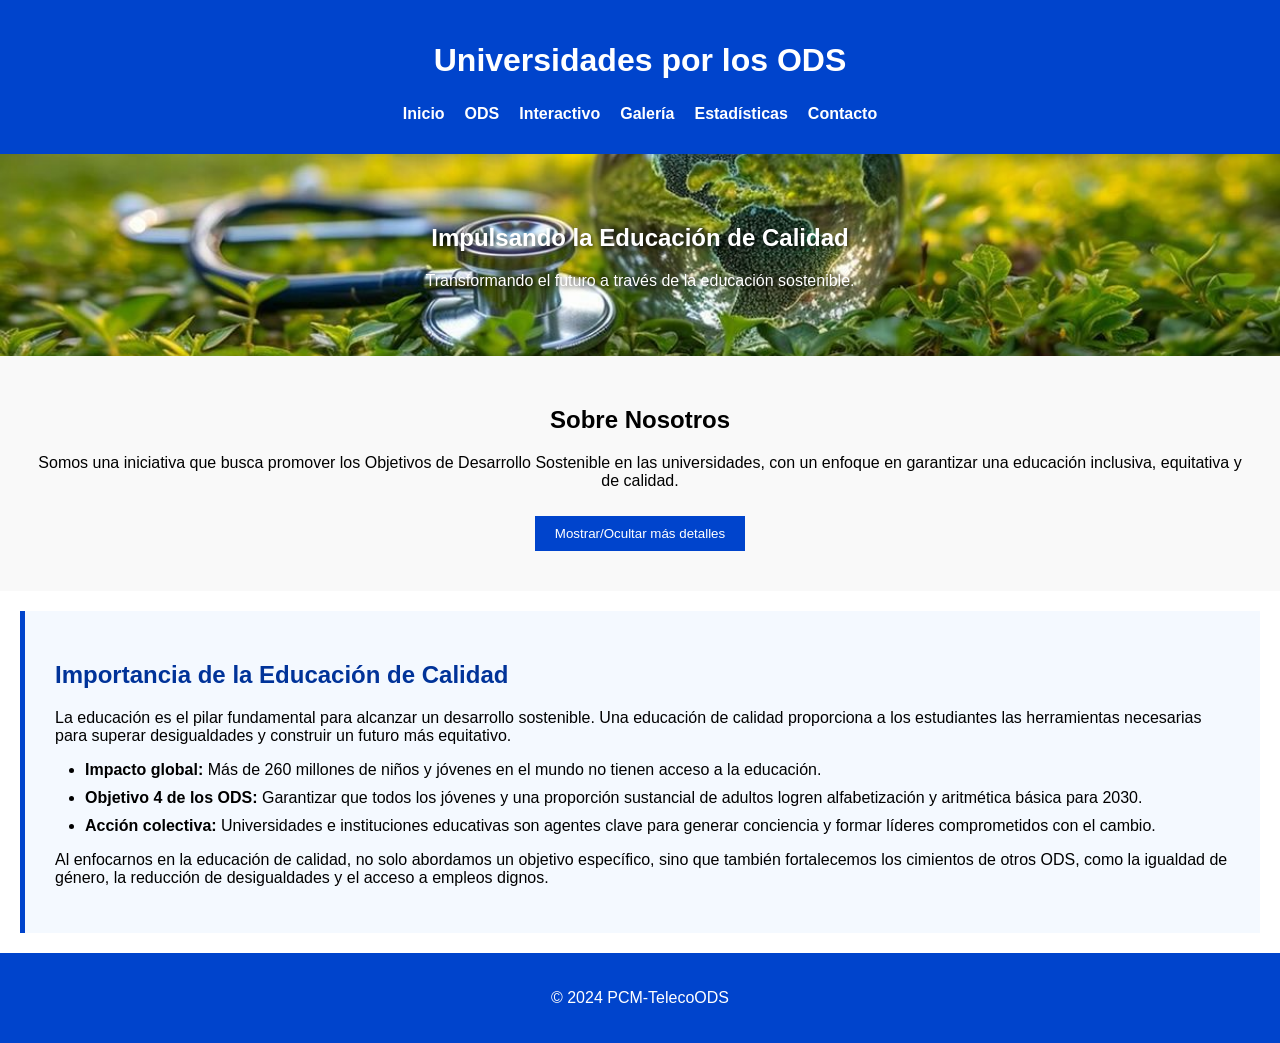
<file: index.html>
<!DOCTYPE html>
<html lang="es">
<head>
    <meta charset="UTF-8">
    <meta name="viewport" content="width=device-width, initial-scale=1.0">
    <title>Inicio - PCM-TelecoODS</title>
    <link rel="stylesheet" href="CSS/index.css"> 
</head>
<body>
    <header>
        <nav class="barra_navegacion"> 
            <div class="logo"><h1>Universidades por los ODS</h1></div>
            <ul class="links"> 
                <li><a href="index.html">Inicio</a></li>
                <li><a href="HTML/ods.html">ODS</a></li>
                <li><a href="HTML/interactivo.html">Interactivo</a></li>
                <li><a href="HTML/galeria.html">Galería</a></li>
                <li><a href="HTML/estadisticas.html">Estadísticas</a></li>
                <li><a href="HTML/contacto.html">Contacto</a></li>
            </ul>
        </nav>
    </header>

    <main>
        <section class="principal" id="principal"> 
            <h1>Impulsando la Educación de Calidad</h1>
            <p>Transformando el futuro a través de la educación sostenible.</p>
        </section>

        <section class="sobre_nosotros" id="sobre_nosotros"> 
            <h2>Sobre Nosotros</h2>
            <p>Somos una iniciativa que busca promover los Objetivos de Desarrollo Sostenible en las universidades, con un enfoque en garantizar una educación inclusiva, equitativa y de calidad.</p>
            <button id="desplegable_sobre_nosotros">Mostrar/Ocultar más detalles</button> 
            <p id="mas_detalles" style="display: none;"> 
                    Estamos presentes en más de 20 países, colaborando con diversas instituciones académicas y organizaciones internacionales para promover la educación sostenible. Nuestro objetivo es conectar universidades de todo el mundo y fomentar proyectos que alineen sus esfuerzos con los Objetivos de Desarrollo Sostenible (ODS).  
                    Además, desarrollamos programas educativos, talleres y conferencias que buscan sensibilizar a estudiantes y docentes sobre la importancia de la equidad, la inclusión y el aprendizaje de calidad. Trabajamos estrechamente con expertos en diversas disciplinas para diseñar soluciones prácticas e innovadoras que impacten positivamente en las comunidades.  
                    Cada universidad que se une a nuestra red contribuye a un cambio significativo, integrando prácticas sostenibles en su enseñanza, investigación y extensión comunitaria. Nos impulsa el compromiso de construir un futuro más equitativo y responsable para las generaciones actuales y futuras.
                <iframe 
                    id="youtube-video" 
                    style="display: none; margin-top: 15px; width: 100%; max-width: 560px; height: 315px; border: 0;"
                    src="https://www.youtube.com/embed/MCKH5xk8X-g" 
                    title="YouTube video" 
                    allow="accelerometer; autoplay; clipboard-write; encrypted-media; gyroscope; picture-in-picture" 
                    allowfullscreen>
                </iframe>
            </p>
        </section>

        <section class="informacion" id="informacion"> 
            <h2>Importancia de la Educación de Calidad</h2>
            <p>La educación es el pilar fundamental para alcanzar un desarrollo sostenible. Una educación de calidad proporciona a los estudiantes las herramientas necesarias para superar desigualdades y construir un futuro más equitativo.</p>
            <ul>
                <li><strong>Impacto global:</strong> Más de 260 millones de niños y jóvenes en el mundo no tienen acceso a la educación.</li>
                <li><strong>Objetivo 4 de los ODS:</strong> Garantizar que todos los jóvenes y una proporción sustancial de adultos logren alfabetización y aritmética básica para 2030.</li>
                <li><strong>Acción colectiva:</strong> Universidades e instituciones educativas son agentes clave para generar conciencia y formar líderes comprometidos con el cambio.</li>
            </ul>
            <p>Al enfocarnos en la educación de calidad, no solo abordamos un objetivo específico, sino que también fortalecemos los cimientos de otros ODS, como la igualdad de género, la reducción de desigualdades y el acceso a empleos dignos.</p>
        </section>
    </main>

    <footer>
        <p>&copy; 2024 PCM-TelecoODS</p>
    </footer>

    <script src="JavaScript/index.js"></script>
    
</body>
</html>
</file>
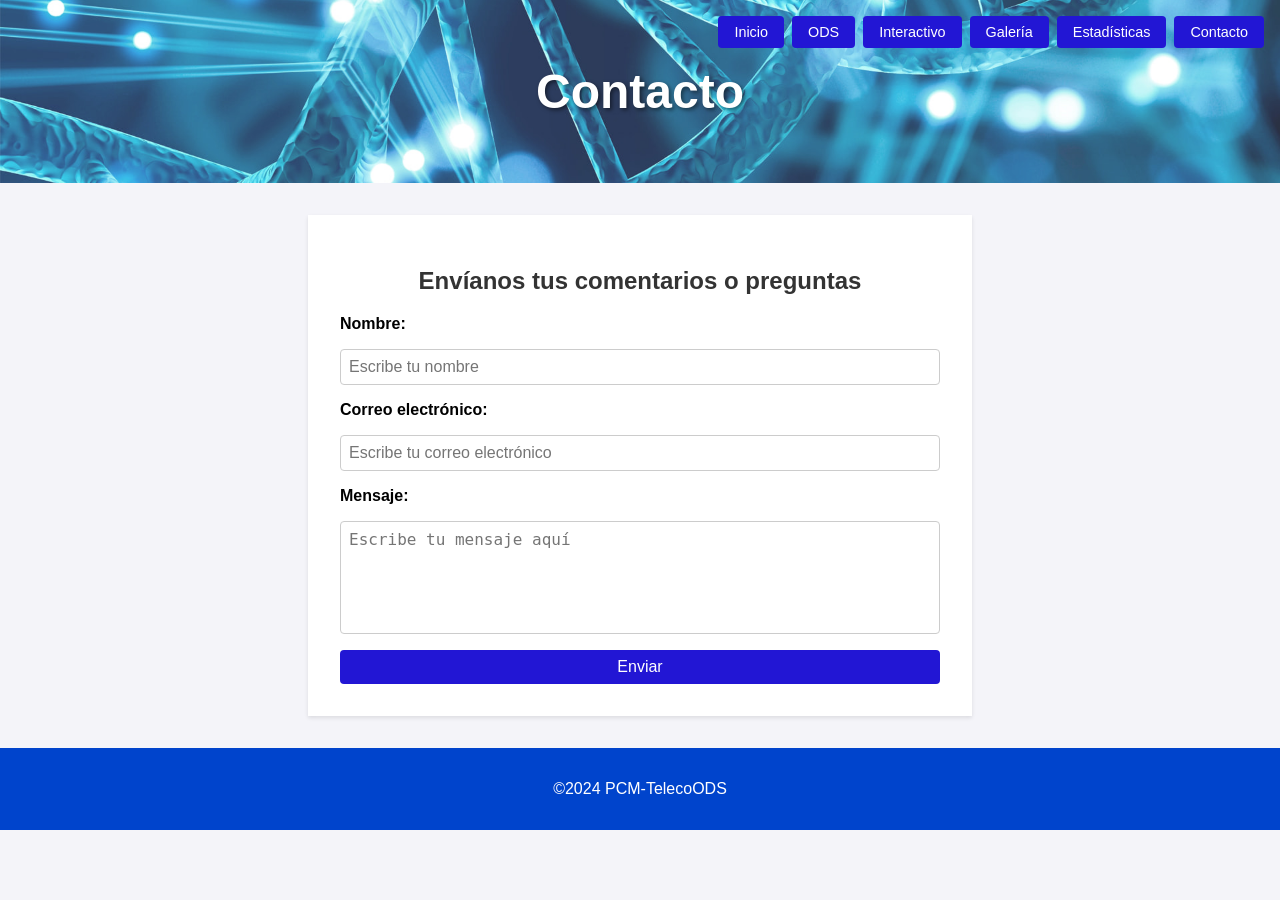
<file: HTML/contacto.html>
<!DOCTYPE html>
<html lang="es">
<head>
    <meta charset="UTF-8">
    <meta name="viewport" content="width=device-width, initial-scale=1.0">
    <title>Contacto - PCM-TelecoODS</title>
    <link rel="stylesheet" href="../CSS/contacto.css">
</head>
<body>
    <header>
        <h1>Contacto</h1>
        <nav class="menu">
            <a href="../index.html">Inicio</a>
            <a href="../HTML/ods.html">ODS</a>
            <a href="../HTML/interactivo.html">Interactivo</a>
            <a href="../HTML/galeria.html">Galería</a>
            <a href="../HTML/estadisticas.html">Estadísticas</a>
            <a href="../HTML/contacto.html">Contacto</a>
        </nav>
    </header>

    <div class="contenedor">
        <h2>Envíanos tus comentarios o preguntas</h2>
        <form action="#" method="post">
            <label for="nombre">Nombre:</label>
            <input type="text" id="nombre" name="nombre" placeholder="Escribe tu nombre" required>
            
            <label for="correo">Correo electrónico:</label>
            <input type="email" id="correo" name="correo" placeholder="Escribe tu correo electrónico" required>
            
            <label for="mensaje">Mensaje:</label>
            <textarea id="mensaje" name="mensaje" rows="5" placeholder="Escribe tu mensaje aquí" required></textarea>
            
            <button type="submit">Enviar</button>
        </form>
    </div>

    <footer>
        <p>&copy;2024 PCM-TelecoODS</p>
    </footer>

    <script src="../JavaScript/contacto.js"></script>

</body>
</html>
</file>
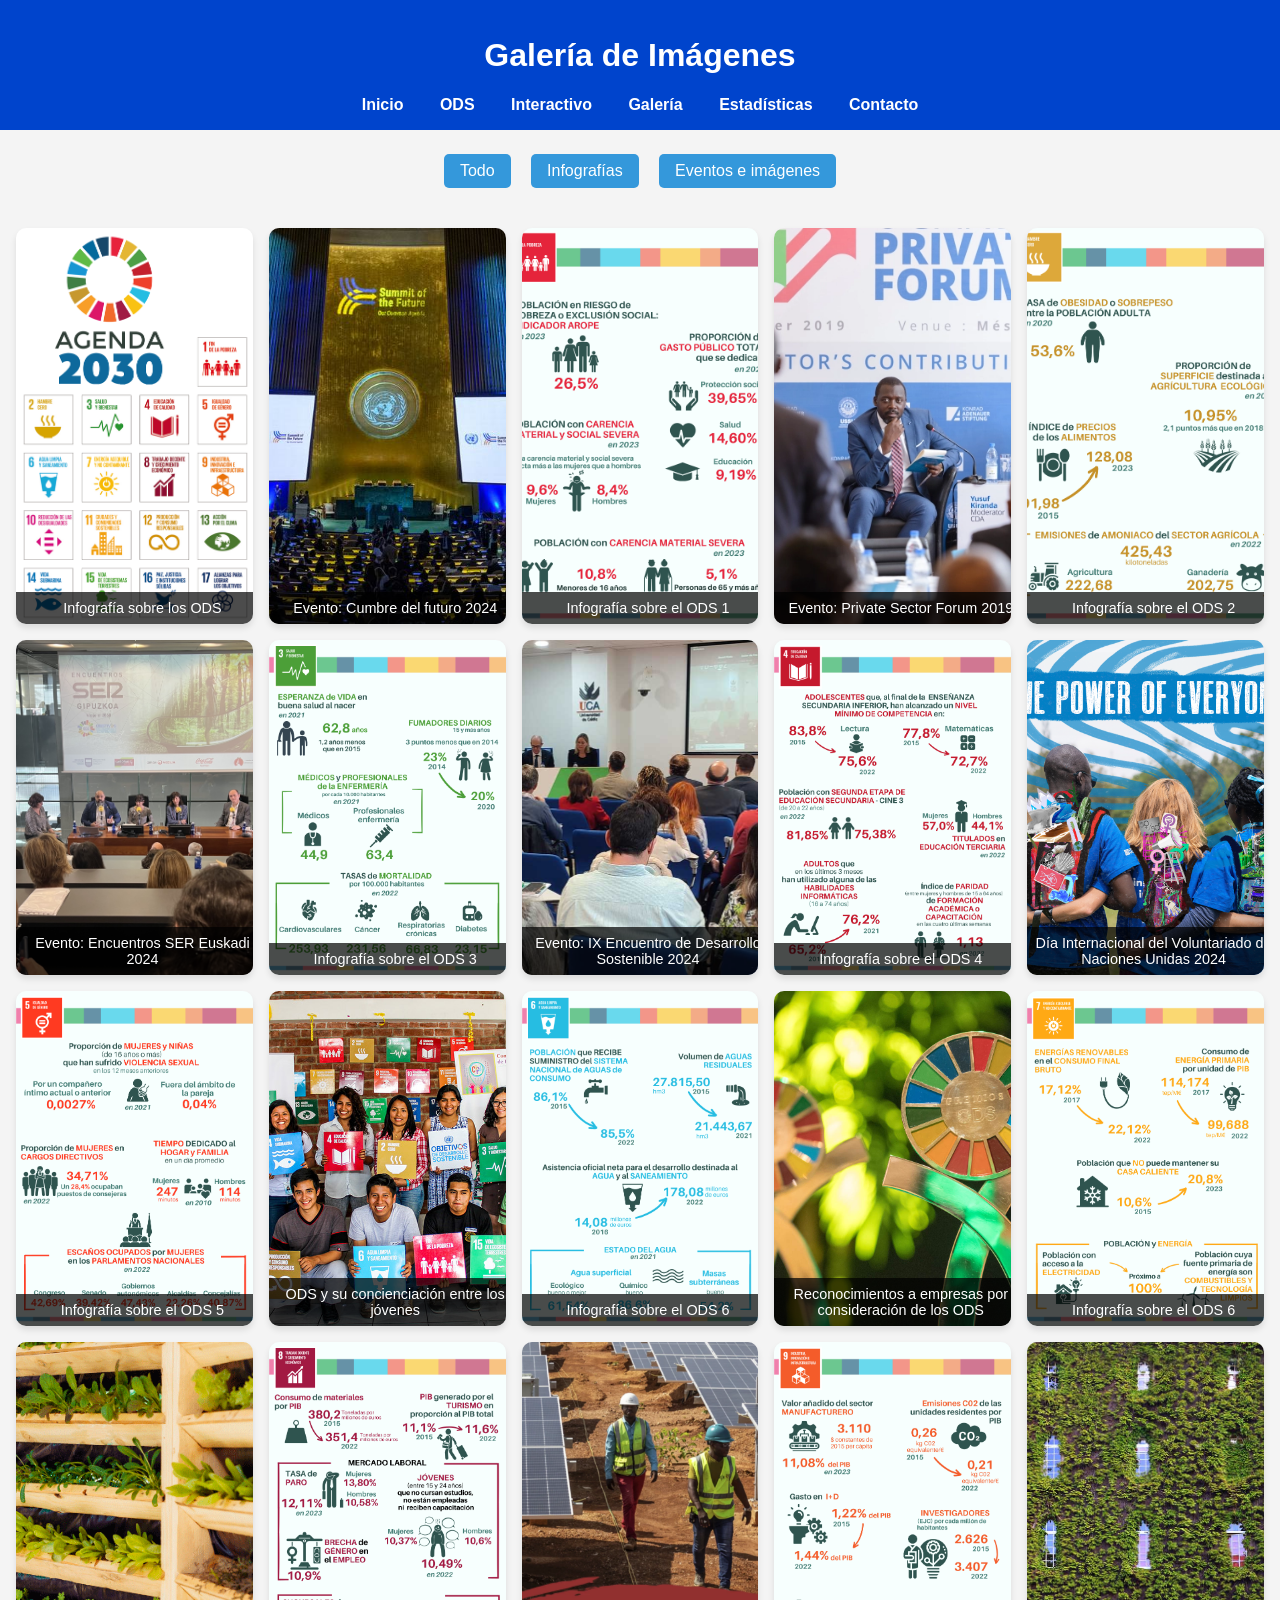
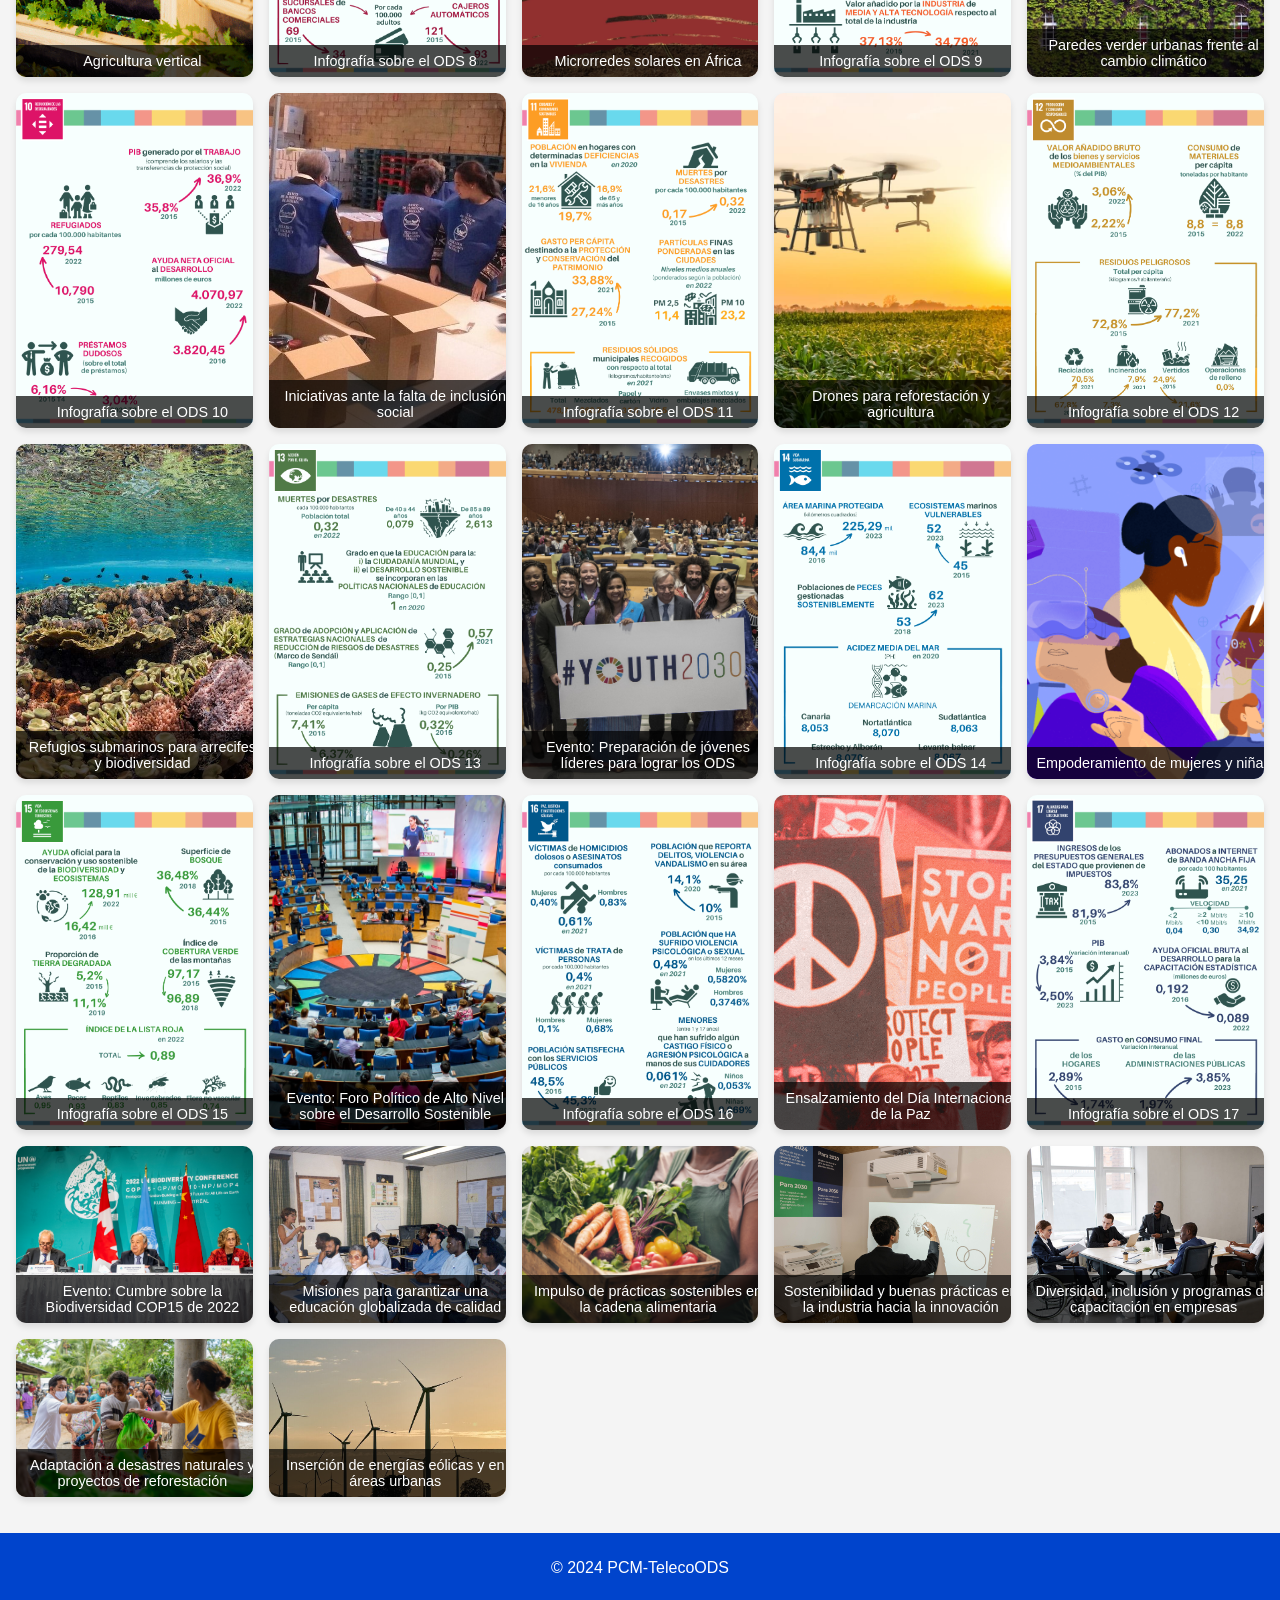
<file: HTML/galeria.html>
<!DOCTYPE html>
<html lang="es">
<head>
    <meta charset="UTF-8">
    <meta name="viewport" content="width=device-width, initial-scale=1.0">
    <title>Galería - PCM-TelecoODS</title>
    <link rel="stylesheet" href="../CSS/galeria.css">
</head>
<body>
    <header>
        <h1>Galería de Imágenes</h1>
        <nav>
            <a href="../index.html">Inicio</a>
            <a href="../HTML/ods.html">ODS</a>
            <a href="../HTML/interactivo.html">Interactivo</a>
            <a href="../HTML/galeria.html">Galería</a>
            <a href="../HTML/estadisticas.html">Estadísticas</a>
            <a href="../HTML/contacto.html">Contacto</a>
        </nav>
    </header>

    <section class="filtros">
        <button data-category="todo">Todo</button>
        <button data-category="infografias">Infografías</button>
        <button data-category="eventos">Eventos e imágenes</button>
    </section>

    <section class="galeria">
        <div class="item" data-category="infografias">
            <img src="../Imágenes/infografía_general.png" alt="Infografía general ODS">
            <figcaption>Infografía sobre los ODS</figcaption>
        </div>

        <div class="item" data-category="eventos">
            <img src="../Imágenes/cumbre_evento1.jpg" alt="Cumbre del futuro 2024">
            <figcaption>Evento: Cumbre del futuro 2024</figcaption>
        </div>

        <div class="item" data-category="infografias">
            <img src="../Imágenes/infografía1.png" alt="Infografía ODS 1">
            <figcaption>Infografía sobre el ODS 1</figcaption>
        </div>
    
        <div class="item" data-category="eventos">
            <img src="../Imágenes/cumbre_evento2.webp" alt="Private Sector Forum 2019">
            <figcaption>Evento: Private Sector Forum 2019</figcaption>
        </div>

        <div class="item" data-category="infografias">
            <img src="../Imágenes/infografía2.png" alt="Infografía ODS 2">
            <figcaption>Infografía sobre el ODS 2</figcaption>
        </div>

        <div class="item" data-category="eventos">
            <img src="../Imágenes/encuentro_evento3.jpg" alt="Encuentros SER Euskadi 2024">
            <figcaption>Evento: Encuentros SER Euskadi 2024</figcaption>
        </div>

        <div class="item" data-category="infografias">
            <img src="../Imágenes/infografía3.png" alt="Infografía ODS 3">
            <figcaption>Infografía sobre el ODS 3</figcaption>
        </div>

        <div class="item" data-category="eventos">
            <img src="../Imágenes/encuentro_evento4.jpg" alt="IX Encuentro de Desarrollo Sostenible 2024">
            <figcaption>Evento: IX Encuentro de Desarrollo Sostenible 2024</figcaption>
        </div>

        <div class="item" data-category="infografias">
            <img src="../Imágenes/infografía4.png" alt="Infografía ODS 4">
            <figcaption>Infografía sobre el ODS 4</figcaption>
        </div>

        <div class="item" data-category="eventos">
            <img src="../Imágenes/evento5.png" alt="Día Internacional del Voluntariado de Naciones Unidas 2024">
            <figcaption>Día Internacional del Voluntariado de Naciones Unidas 2024</figcaption>
        </div>

        <div class="item" data-category="infografias">
            <img src="../Imágenes/infografía5.png" alt="Infografía ODS 5">
            <figcaption>Infografía sobre el ODS 5</figcaption>
        </div>

        <div class="item" data-category="eventos">
            <img src="../Imágenes/imagen1.jpg" alt="Imagen de jóvenes y concienciación">
            <figcaption>ODS y su concienciación entre los jóvenes</figcaption>
        </div>

        <div class="item" data-category="infografias">
            <img src="../Imágenes/infografía6.png" alt="Infografía ODS 6">
            <figcaption>Infografía sobre el ODS 6</figcaption>
        </div>

        <div class="item" data-category="eventos">
            <img src="../Imágenes/imagen2.jpg" alt="Imagen de reconocimiento a empresas">
            <figcaption>Reconocimientos a empresas por consideración de los ODS</figcaption>
        </div>

        <div class="item" data-category="infografias">
            <img src="../Imágenes/infografía7.png" alt="Infografía ODS 7">
            <figcaption>Infografía sobre el ODS 6</figcaption>
        </div>

        <div class="item" data-category="eventos">
            <img src="../Imágenes/imagen3.png" alt="Imagen de ODS 2">
            <figcaption>Agricultura vertical</figcaption>
        </div>

        <div class="item" data-category="infografias">
            <img src="../Imágenes/infografía8.png" alt="Infografía ODS 8">
            <figcaption>Infografía sobre el ODS 8</figcaption>
        </div>

        <div class="item" data-category="eventos">
            <img src="../Imágenes/imagen4.webp" alt="Imagen de ODS 7">
            <figcaption>Microrredes solares en África</figcaption>
        </div>

        <div class="item" data-category="infografias">
            <img src="../Imágenes/infografía9.png" alt="Infografía ODS 9">
            <figcaption>Infografía sobre el ODS 9</figcaption>
        </div>

        <div class="item" data-category="eventos">
            <img src="../Imágenes/imagen5.jpg" alt="Imagen de ODS 13">
            <figcaption>Paredes verder urbanas frente al cambio climático</figcaption>
        </div>

        <div class="item" data-category="infografias">
            <img src="../Imágenes/infografía10.png" alt="Infografía ODS 10">
            <figcaption>Infografía sobre el ODS 10</figcaption>
        </div>

        <div class="item" data-category="eventos">
            <img src="../Imágenes/imagen10.jpg" alt="Imagen de ODS 1">
            <figcaption>Iniciativas ante la falta de inclusión social</figcaption>
        </div>

        <div class="item" data-category="infografias">
            <img src="../Imágenes/infografía11.png" alt="Infografía ODS 11">
            <figcaption>Infografía sobre el ODS 11</figcaption>
        </div>

        <div class="item" data-category="eventos">
            <img src="../Imágenes/imagen6.jpeg" alt="Imagen de ODS 15">
            <figcaption>Drones para reforestación y agricultura</figcaption>
        </div>

        <div class="item" data-category="infografias">
            <img src="../Imágenes/infografía12.png" alt="Infografía ODS 12">
            <figcaption>Infografía sobre el ODS 12</figcaption>
        </div>

        <div class="item" data-category="eventos">
            <img src="../Imágenes/imagen7.jpeg" alt="Imagen de ODS 14">
            <figcaption>Refugios submarinos para arrecifes y biodiversidad</figcaption>
        </div>

        <div class="item" data-category="infografias">
            <img src="../Imágenes/infografía13.png" alt="Infografía ODS 13">
            <figcaption>Infografía sobre el ODS 13</figcaption>
        </div>

        <div class="item" data-category="eventos">
            <img src="../Imágenes/evento6.jpg" alt="Preparación de jóvenes líderes">
            <figcaption>Evento: Preparación de jóvenes líderes para lograr los ODS</figcaption>
        </div>

        <div class="item" data-category="infografias">
            <img src="../Imágenes/infografía14.png" alt="Infografía ODS 14">
            <figcaption>Infografía sobre el ODS 14</figcaption>
        </div>

        <div class="item" data-category="eventos">
            <img src="../Imágenes/imagen8.webp" alt="Imagen de ODS 5">
            <figcaption>Empoderamiento de mujeres y niñas</figcaption>
        </div>

        <div class="item" data-category="infografias">
            <img src="../Imágenes/infografía15.png" alt="Infografía ODS 15">
            <figcaption>Infografía sobre el ODS 15</figcaption>
        </div>

        <div class="item" data-category="eventos">
            <img src="../Imágenes/evento7.jpg" alt="Foro Político de Alto Nivel sobre el Desarrollo Sostenible">
            <figcaption>Evento: Foro Político de Alto Nivel sobre el Desarrollo Sostenible</figcaption>
        </div>

        <div class="item" data-category="infografias">
            <img src="../Imágenes/infografía16.png" alt="Infografía ODS 16">
            <figcaption>Infografía sobre el ODS 16</figcaption>
        </div>

        <div class="item" data-category="eventos">
            <img src="../Imágenes/imagen9.png" alt="Imagen de ODS 16">
            <figcaption>Ensalzamiento del Día Internacional de la Paz</figcaption>
        </div>

        <div class="item" data-category="infografias">
            <img src="../Imágenes/infografía17.png" alt="Infografía ODS 17">
            <figcaption>Infografía sobre el ODS 17</figcaption>
        </div>

        <div class="item" data-category="eventos">
            <img src="../Imágenes/evento8.jpg" alt="Cumbre sobre la Biodiversidad COP15">
            <figcaption>Evento: Cumbre sobre la Biodiversidad COP15 de 2022</figcaption>
        </div>

        <div class="item" data-category="eventos">
            <img src="../Imágenes/imagen11.jpg" alt="Imagen de ODS 4">
            <figcaption>Misiones para garantizar una educación globalizada de calidad</figcaption>
        </div>

        <div class="item" data-category="eventos">
            <img src="../Imágenes/imagen12.png" alt="Imagen de ODS 2">
            <figcaption>Impulso de prácticas sostenibles en la cadena alimentaria</figcaption>
        </div>

        <div class="item" data-category="eventos">
            <img src="../Imágenes/imagen13.jpg" alt="Imagen de ODS 9">
            <figcaption>Sostenibilidad y buenas prácticas en la industria hacia la innovación</figcaption>
        </div>

        <div class="item" data-category="eventos">
            <img src="../Imágenes/imagen14.jpg" alt="Imagen de ODS 8">
            <figcaption>Diversidad, inclusión y programas de capacitación en empresas</figcaption>
        </div>

        <div class="item" data-category="eventos">
            <img src="../Imágenes/imagen15.jpg" alt="Imagen de ODS 13">
            <figcaption>Adaptación a desastres naturales y proyectos de reforestación</figcaption>
        </div>

        <div class="item" data-category="eventos">
            <img src="../Imágenes/imagen16.jpeg" alt="Imagen de ODS 7">
            <figcaption>Inserción de energías eólicas y en áreas urbanas</figcaption>
        </div>

    </section>
    </section>

    <footer>
        <p>&copy; 2024 PCM-TelecoODS</p>
    </footer>

    <script src="../JavaScript/galeria.js"></script>
</body>
</html>
</file>
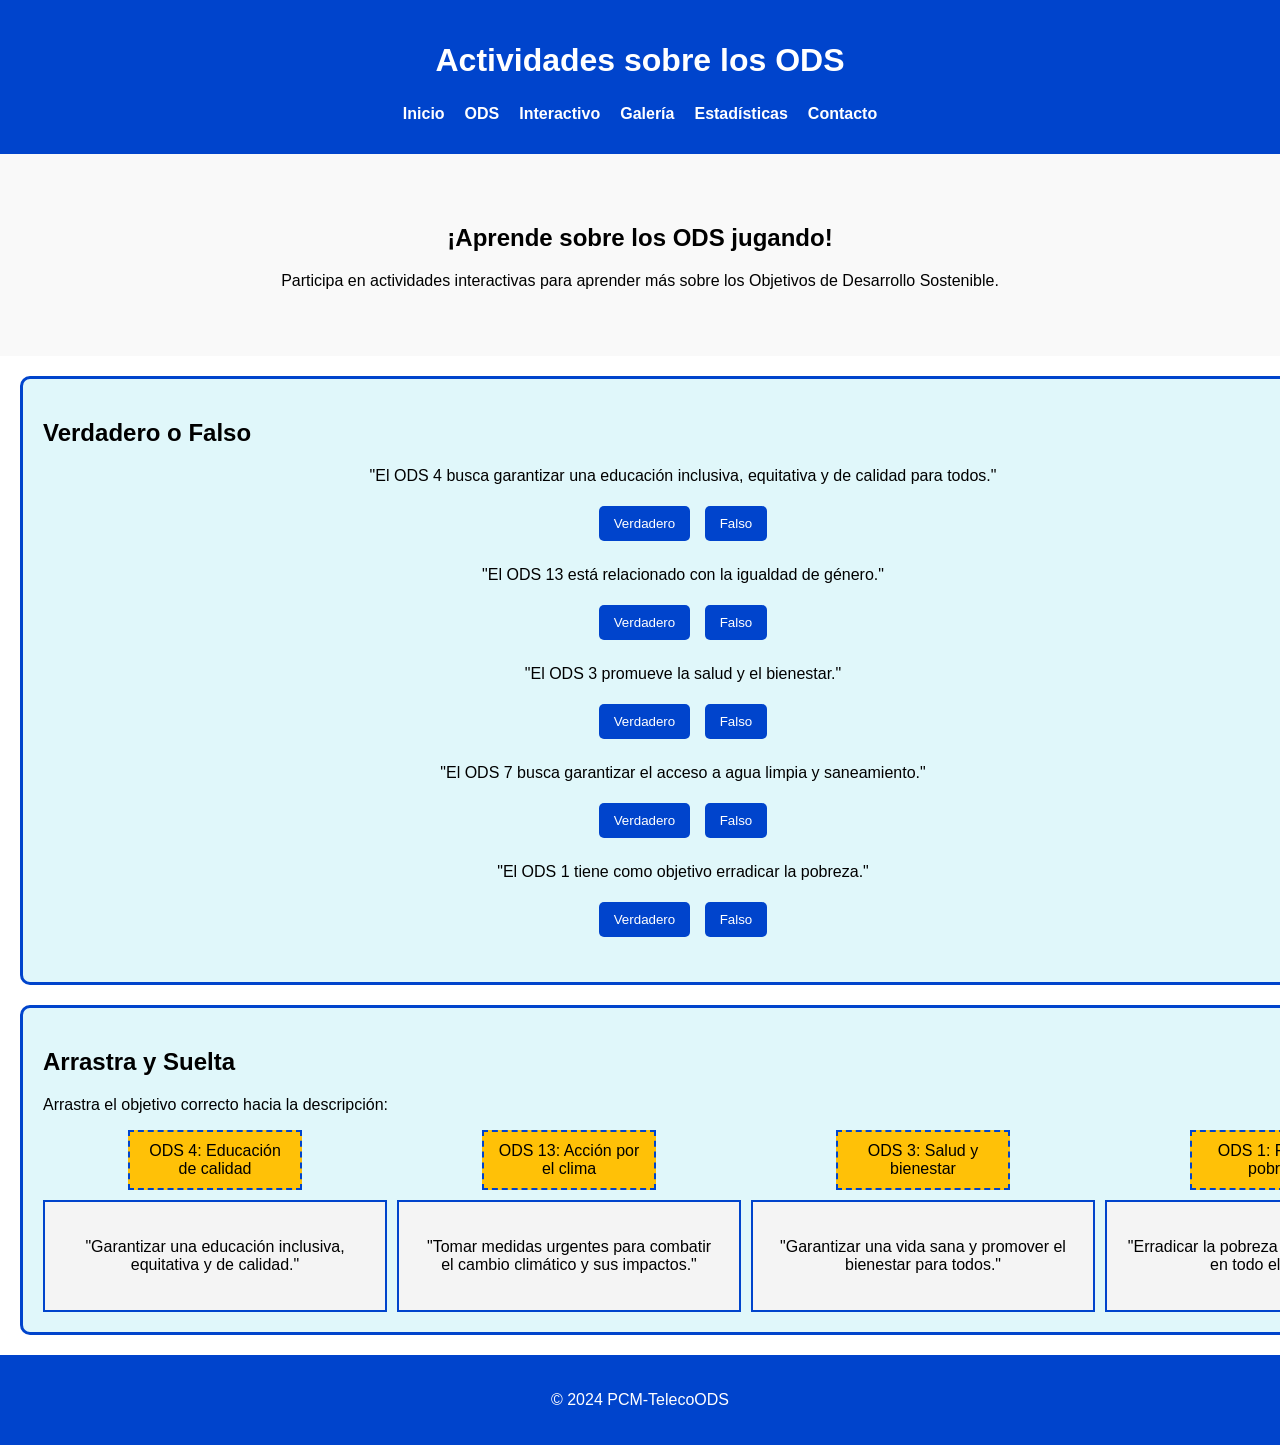
<file: HTML/interactivo.html>
<!DOCTYPE html>
<html lang="es">
<head>
    <meta charset="UTF-8">
    <meta name="viewport" content="width=device-width, initial-scale=1.0">
    <title>Actividades - PCM-TelecoODS</title>
    <link rel="stylesheet" href="../CSS/interactivo.css">
</head>
<body>
    <header>
        <nav class="barra-navegacion">
            <div class="logo"><h1>Actividades sobre los ODS</h1></div>
            <ul class="enlaces">
                <li><a href="../index.html">Inicio</a></li>
                <li><a href="../HTML/ods.html">ODS</a></li>
                <li><a href="../HTML/interactivo.html">Interactivo</a></li>
                <li><a href="../HTML/galeria.html">Galería</a></li>
                <li><a href="../HTML/estadisticas.html">Estadísticas</a></li>
                <li><a href="../HTML/contacto.html">Contacto</a></li>
            </ul>
        </nav>
    </header>

    <main>
        <section class="principal">
            <h1>¡Aprende sobre los ODS jugando!</h1>
            <p>Participa en actividades interactivas para aprender más sobre los Objetivos de Desarrollo Sostenible.</p>
        </section>

        <section id="juego-verdadero-falso" class="juegos">
            <h2>Verdadero o Falso</h2>

            <div class="actividad">
                <p>"El ODS 4 busca garantizar una educación inclusiva, equitativa y de calidad para todos."</p>
                <button onclick="verificarRespuesta(true, 1)">Verdadero</button> 
                <button onclick="verificarRespuesta(false, 1)">Falso</button>
                <p id="respuesta1" class="respuesta"></p>
            </div>
            <div class="actividad">
                <p>"El ODS 13 está relacionado con la igualdad de género."</p>
                <button onclick="verificarRespuesta(false, 2)">Verdadero</button>
                <button onclick="verificarRespuesta(true, 2)">Falso</button>
                <p id="respuesta2" class="respuesta"></p>
            </div>
            <div class="actividad">
                <p>"El ODS 3 promueve la salud y el bienestar."</p>
                <button onclick="verificarRespuesta(true, 3)">Verdadero</button>
                <button onclick="verificarRespuesta(false, 3)">Falso</button>
                <p id="respuesta3" class="respuesta"></p>
            </div>
            <div class="actividad">
                <p>"El ODS 7 busca garantizar el acceso a agua limpia y saneamiento."</p>
                <button onclick="verificarRespuesta(false, 4)">Verdadero</button>
                <button onclick="verificarRespuesta(true, 4)">Falso</button>
                <p id="respuesta4" class="respuesta"></p>
            </div>
            <div class="actividad">
                <p>"El ODS 1 tiene como objetivo erradicar la pobreza."</p>
                <button onclick="verificarRespuesta(true, 5)">Verdadero</button>
                <button onclick="verificarRespuesta(false, 5)">Falso</button>
                <p id="respuesta5" class="respuesta"></p>
            </div>
        </section>

        <section id="juego-arrastra-suelta" class="juegos">
            <h2>Arrastra y Suelta</h2>
            <p>Arrastra el objetivo correcto hacia la descripción:</p>

            
            <div class="arrastrar-soltar">
                <div id="ods4" draggable="true" ondragstart="arrastrar(event)">ODS 4: Educación de calidad</div> 
                <div id="ods13" draggable="true" ondragstart="arrastrar(event)">ODS 13: Acción por el clima</div> 
                <div id="ods3" draggable="true" ondragstart="arrastrar(event)">ODS 3: Salud y bienestar</div>
                <div id="ods1" draggable="true" ondragstart="arrastrar(event)">ODS 1: Fin de la pobreza</div>
                <div id="ods5" draggable="true" ondragstart="arrastrar(event)">ODS 5: Igualdad de género</div>
                <div id="descripcion1" ondrop="soltar(event)" ondragover="permitirSoltar(event)">
                    <p>"Garantizar una educación inclusiva, equitativa y de calidad."</p>
                </div>
                <div id="descripcion2" ondrop="soltar(event)" ondragover="permitirSoltar(event)">  
                    <p>"Tomar medidas urgentes para combatir el cambio climático y sus impactos."</p>
                </div>
                <div id="descripcion3" ondrop="soltar(event)" ondragover="permitirSoltar(event)">
                    <p>"Garantizar una vida sana y promover el bienestar para todos."</p>
                </div>
                <div id="descripcion4" ondrop="soltar(event)" ondragover="permitirSoltar(event)">
                    <p>"Erradicar la pobreza en todas sus formas en todo el mundo."</p>
                </div>
                <div id="descripcion5" ondrop="soltar(event)" ondragover="permitirSoltar(event)">
                    <p>"Lograr la igualdad de género y empoderar a todas las mujeres y niñas."</p>
                </div>
            </div>
        </section>
    </main>

    <footer>
        <p>&copy; 2024 PCM-TelecoODS</p>
    </footer>

    <script src="../JavaScript/interactivo.js"></script>

</body>
</html>
</file>
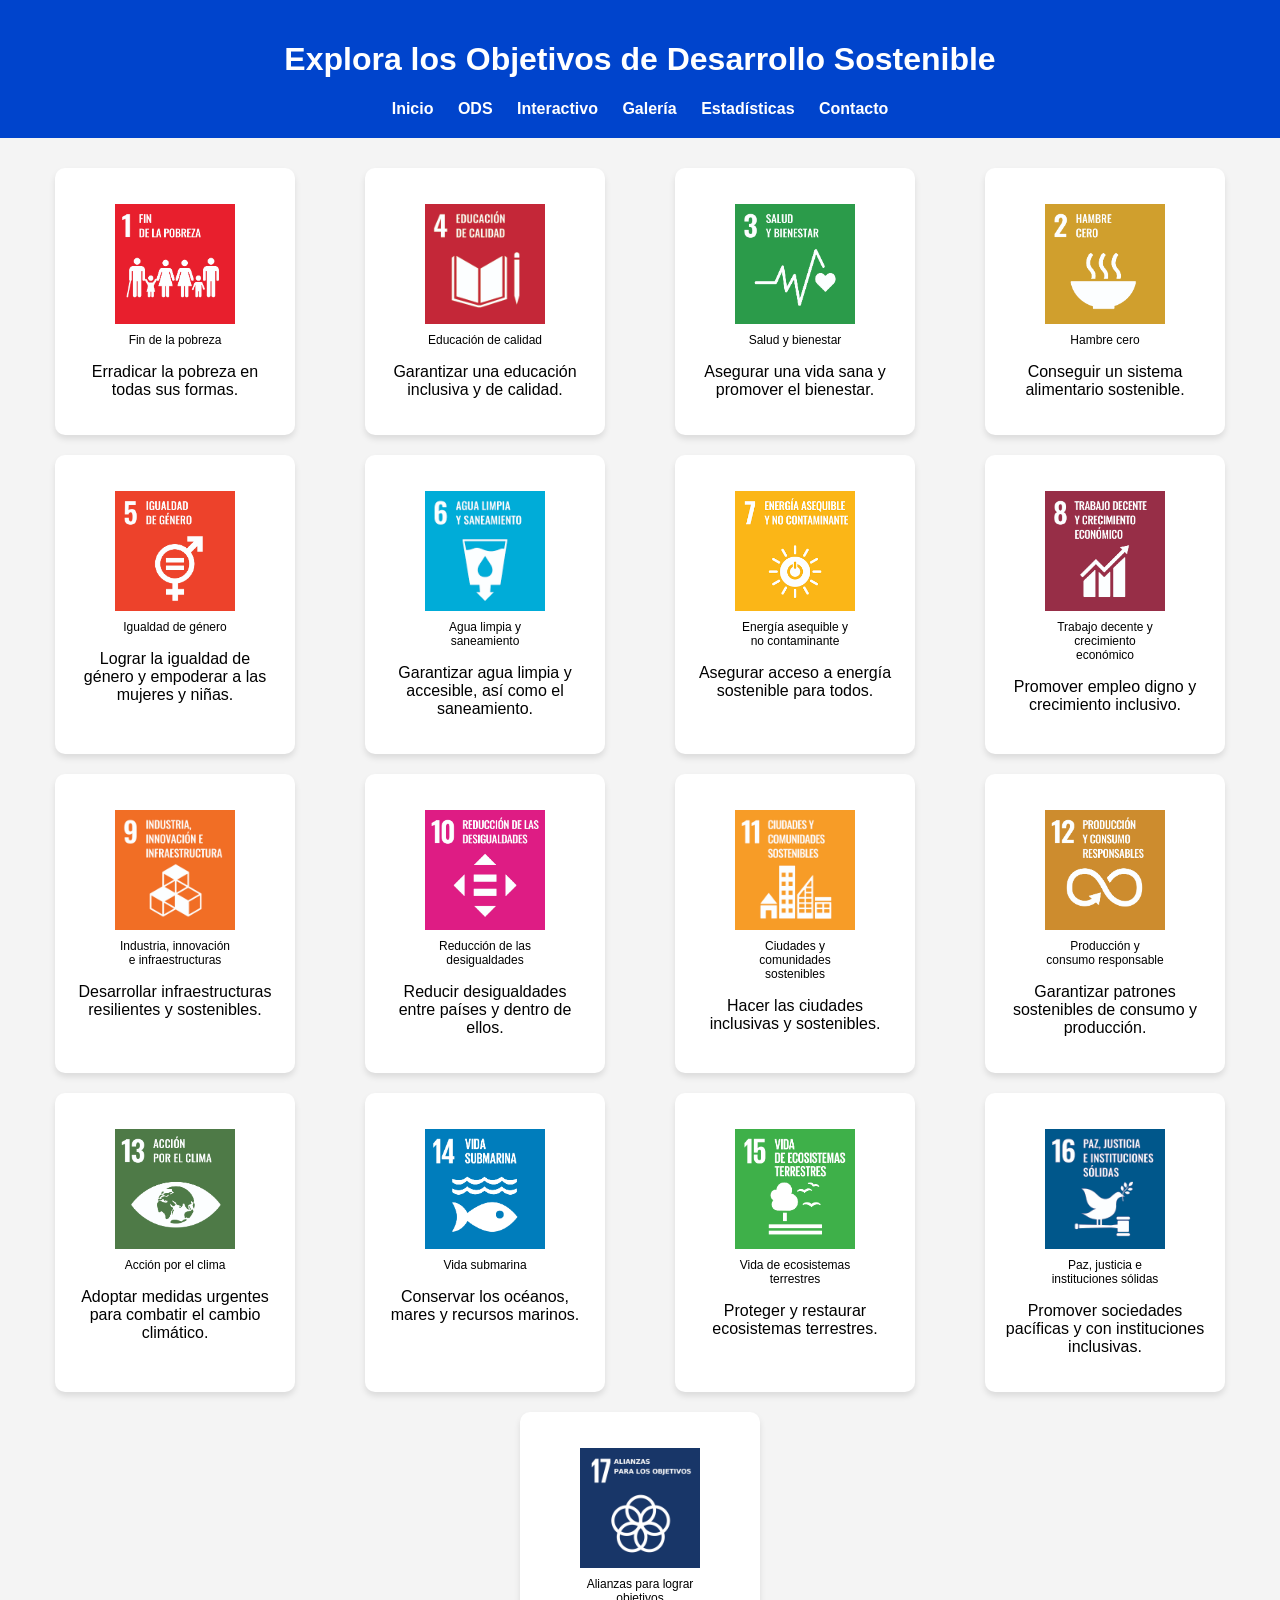
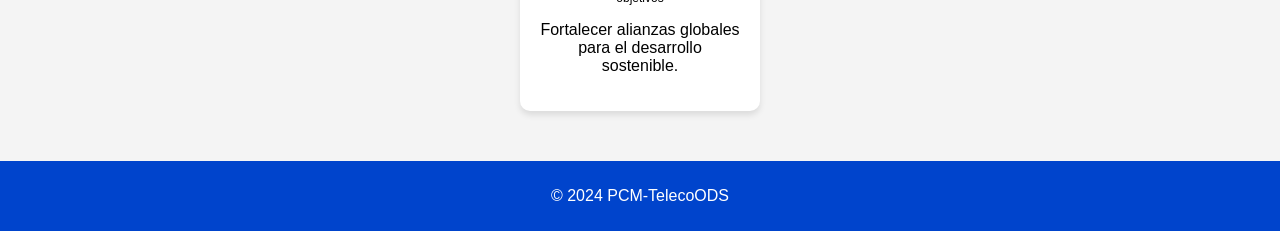
<file: HTML/ods.html>
<!DOCTYPE html>
<html lang="es">
<head>
    <meta charset="UTF-8">
    <meta name="viewport" content="width=device-width, initial-scale=1.0">
    <title>Explora los ODS - PCM-TelecoODS</title>
    <link rel="stylesheet" href="../CSS/ods.css">
</head>

<body>
    <header>
        <h1> Explora los Objetivos de Desarrollo Sostenible</h1>
        <nav>
            <a href="../index.html">Inicio</a>
            <a href="../HTML/ods.html">ODS</a>
            <a href="../HTML/interactivo.html">Interactivo</a>
            <a href="../HTML/galeria.html">Galería</a>
            <a href="../HTML/estadisticas.html">Estadísticas</a>
            <a href="../HTML/contacto.html">Contacto</a>
        </nav>
    </header>

    <section class="ods">
        <div class="tarjeta" id="ods1" onclick="mostrarInformacion('ods1')">
            <figure>
                <img src="../Imágenes/ods1.jpg" alt="ODS 1: Fin de la pobreza">
                <figcaption>Fin de la pobreza</figcaption>
            </figure>
            <p>Erradicar la pobreza en todas sus formas.</p>
        </div>
        <div class="tarjeta" id="ods2" onclick="mostrarInformacion('ods2')">
            <figure>
                <img src="../Imágenes/ods4.jpg" alt="ODS 2: Educación de calidad">
                <figcaption>Educación de calidad</figcaption>
            </figure>
            <p>Garantizar una educación inclusiva y de calidad.</p>
        </div>
        <div class="tarjeta" id="ods3" onclick="mostrarInformacion('ods3')">
            <figure>
                <img src="../Imágenes/ods3.jpg" alt="ODS 3: Salud y bienestar">
                <figcaption>Salud y bienestar</figcaption>
            </figure>
            <p>Asegurar una vida sana y promover el bienestar.</p>
        </div>
        <div class="tarjeta" id="ods4" onclick="mostrarInformacion('ods4')">
            <figure>
                <img src="../Imágenes/ods2.jpg" alt="ODS 4: Hambre cero">
                <figcaption>Hambre cero</figcaption>
            </figure>
            <p>Conseguir un sistema alimentario sostenible.</p>
        </div>
        <div class="tarjeta" id="ods5" onclick="mostrarInformacion('ods5')">
            <figure>
                <img src="../Imágenes/ods5.jpg" alt="ODS 5: Igualdad de género">
                <figcaption>Igualdad de género</figcaption>
            </figure>
            <p>Lograr la igualdad de género y empoderar a las mujeres y niñas.</p>
        </div>
        <div class="tarjeta" id="ods6" onclick="mostrarInformacion('ods6')">
            <figure>
                <img src="../Imágenes/ods6.jpg" alt="ODS 6: Agua limpia y saneamiento">
                <figcaption>Agua limpia y saneamiento</figcaption>
            </figure>
            <p>Garantizar agua limpia y accesible, así como el saneamiento.</p>
        </div>
        <div class="tarjeta" id="ods7" onclick="mostrarInformacion('ods7')">
            <figure>
                <img src="../Imágenes/ods7.png" alt="ODS 7: Energía asequible y no contaminante">
                <figcaption>Energía asequible y no contaminante</figcaption>
            </figure>
            <p>Asegurar acceso a energía sostenible para todos.</p>
        </div>
        <div class="tarjeta" id="ods8" onclick="mostrarInformacion('ods8')">
            <figure>
                <img src="../Imágenes/ods8.jpg" alt="ODS 8: Trabajo decente y crecimiento económico">
                <figcaption>Trabajo decente y crecimiento económico</figcaption>
            </figure>
            <p>Promover empleo digno y crecimiento inclusivo.</p>
        </div>
        <div class="tarjeta" id="ods9" onclick="mostrarInformacion('ods9')">
            <figure>
                <img src="../Imágenes/ods9.jpg" alt="ODS 9: Industria, innovación e infraestructuras">
                <figcaption>Industria, innovación e infraestructuras</figcaption>
            </figure>
            <p>Desarrollar infraestructuras resilientes y sostenibles.</p>
        </div>
        <div class="tarjeta" id="ods10" onclick="mostrarInformacion('ods10')">
            <figure>
                <img src="../Imágenes/ods10.jpg" alt="ODS 10: Reducción de las desigualdades">
                <figcaption>Reducción de las desigualdades</figcaption>
            </figure>
            <p>Reducir desigualdades entre países y dentro de ellos.</p>
        </div>
        <div class="tarjeta" id="ods11" onclick="mostrarInformacion('ods11')">
            <figure>
                <img src="../Imágenes/ods11.jpg" alt="ODS 11: Ciudades y comunidades sostenibles">
                <figcaption>Ciudades y comunidades sostenibles</figcaption>
            </figure>
            <p>Hacer las ciudades inclusivas y sostenibles.</p>
        </div>
        <div class="tarjeta" id="ods12" onclick="mostrarInformacion('ods12')">
            <figure>
                <img src="../Imágenes/ods12.jpg" alt="ODS 12: Producción y consumo responsable">
                <figcaption>Producción y consumo responsable</figcaption>
            </figure>
            <p>Garantizar patrones sostenibles de consumo y producción.</p>
        </div>
        <div class="tarjeta" id="ods13" onclick="mostrarInformacion('ods13')">
            <figure>
                <img src="../Imágenes/ods13.jpg" alt="ODS 13: Acción por el clima">
                <figcaption>Acción por el clima</figcaption>
            </figure>
            <p>Adoptar medidas urgentes para combatir el cambio climático.</p>
        </div>
        <div class="tarjeta" id="ods14" onclick="mostrarInformacion('ods14')">
            <figure>
                <img src="../Imágenes/ods14.png" alt="ODS 14: Vida submarina">
                <figcaption>Vida submarina</figcaption>
            </figure>
            <p>Conservar los océanos, mares y recursos marinos.</p>
        </div>
        <div class="tarjeta" id="ods15" onclick="mostrarInformacion('ods15')">
            <figure>
                <img src="../Imágenes/ods15.png" alt="ODS 15: Vida de ecosistemas terrestres">
                <figcaption>Vida de ecosistemas terrestres</figcaption>
            </figure>
            <p>Proteger y restaurar ecosistemas terrestres.</p>
        </div>
        <div class="tarjeta" id="ods16" onclick="mostrarInformacion('ods16')">
            <figure>
                <img src="../Imágenes/ods16.jpg" alt="ODS 16: Paz, justicia e instituciones sólidas">
                <figcaption>Paz, justicia e instituciones sólidas</figcaption>
            </figure>
            <p>Promover sociedades pacíficas y con instituciones inclusivas.</p>
        </div>
        <div class="tarjeta" id="ods17" onclick="mostrarInformacion('ods17')">
            <figure>
                <img src="../Imágenes/ods17.png" alt="ODS 17: Alianzas para lograr objetivos">
                <figcaption>Alianzas para lograr objetivos</figcaption>
            </figure>
            <p>Fortalecer alianzas globales para el desarrollo sostenible.</p>
        </div>
        
    </section>


    <div id="popup" class="popup">
        <div class="popup-contenido">
            <span class="cerrar-btn" onclick="cerrarPopup()">&times;</span>
            <div id="popup-contenido">

            </div>
        </div>
    </div>


    <div id="ods1-contenido" class="contenido-ods"> 
        <h3>Fin de la pobreza</h3>
        <p>Erradicar la pobreza extrema para todas las personas en el mundo, un grado de desamparo que se cuantifica en aquellas personas que no logran superar los 1,25 dólares de ingresos al día.</p>
        <img src="../Imágenes/Pobreza_mapa.png" alt="Porcentaje de personas en riesgo de pobreza 2023">
        <figcaption><i>Porcentaje de personas en riesgo de pobreza 2023</i></figcaption>
        <img src="../Imágenes/Figure_Pobreza.png" alt="Gráfico riesgo de pobreza por países según continente">
        <figcaption><i>Gráfico generado con Python (Biblioteca matplotlib)</i></figcaption>
        
    </div>
    <div id="ods2-contenido" class="contenido-ods"> 
        <h3>Educación de calidad</h3>
        <p>La educación es la base para mejorar la vida y el desarrollo sostenible, porque el acceso a la educación inclusiva y equitativa puede ayudar a la población local con las herramientas necesarias para desarrollar soluciones innovadoras a los problemas más grandes del mundo, explican los motivos de este ODS. De aquí a 2030, todos los niños y niñas deberían acceder y completar la enseñanza primaria y la secundaria.</p>
        <img src="../Imágenes/educacion.jpg" alt="Educación e inclusión">
    </div>
    <div id="ods3-contenido" class="contenido-ods"> 
        <h3>Salud y bienestar</h3>
        <p>El ODS de garantizar una vida sana y el bienestar tiene como una de sus metas reducir la tasa mundial de mortalidad materna a menos de 70 por cada 100.000 nacidos vivos en 2030, mediante mejor asistencia en los partos, entre otras medidas sanitarias.</p>
        <img src="../Imágenes/Figure_Mortalidadmaterna.png" alt="Gráfico tasa de mortalidad materna">
        <figcaption><i>Gráfico generado con Python (Biblioteca matplotlib)</i></figcaption>
    </div>
    <div id="ods4-contenido" class="contenido-ods"> 
        <h3>Hambre cero</h3>
        <p>Poner remedio al hambre y mejorar la alimentación en el planeta mediante el desarrollo sostenible y las inversiones necesarias en recursos agrarios y agropecuarios y la protección de bosques, océanos, agua y biodiversidad. También se busca lograr la seguridad alimentaria, mejorar la nutrición y promover la agricultura sostenible, algo que pasa, entre otras cosas, por favorecer a los productores locales y mantener la diversidad genética de semillas, plantas y animales.</p>
        <table id="tabla-ods4">
            <thead>
                <tr>
                    <th>Indicador</th>
                    <th>Descripción</th>
                    <th>Dato Ejemplo (Global)</th>
                    <th>Meta del ODS 2</th>
                </tr>
            </thead>
            <tbody>

                <tr>
                    <th>Población en Inseguridad Alimentaria</th>
                    <th>Porcentaje de personas sin acceso regular a alimentos suficientes.</th>
                    <th>29.3% (2021, según FAO)</th>
                    <th>0% para 2030</th>
                </tr>

                <tr>
                    <th>Índice de Subalimentación (%)</th>
                    <th>Proporción de la población que no consume las calorías mínimas necesarias.</th>
                    <th>9.8% (2021, según FAO)</th>
                    <th>0% para 2030</th>
                </tr>

                <tr>
                    <th>Desnutrición Infantil (%)</th>
                    <th>Porcentaje de niños menores de 5 años con peso bajo para su edad.</th>
                    <th>22% (2021, según UNICEF)</th>
                    <th>Reducir a la mitad para 2030</th>
                </tr>

                <tr>
                    <th>Tasa de Anemia (%)</th>
                    <th>Prevalencia de anemia en mujeres embarazadas y niños menores de 5 años.</th>
                    <th>40% (mujeres embarazadas)</th>
                    <th>Reducir significativamente</th>
                </tr>

                <tr>
                    <th>Producción Agrícola per Cápita</th>
                    <th>Cantidad de alimentos producidos por persona en toneladas métricas.</th>
                    <th>2.5 TM/persona (aprox.)</th>
                    <th>Incrementar sosteniblemente</th>
                </tr>

                <tr>
                    <th>Cambio Climático (Impacto)</th>
                    <th>Porcentaje de pérdidas en cultivos debido a sequías, inundaciones u otros fenómenos climáticos.</th>
                    <th>15% pérdidas agrícolas</th>
                    <th>Mitigar impacto negativo</th>
                </tr>

                <tr>
                    <th>Programas Actuales</th>
                    <th>Iniciativas globales para combatir el hambre.</th>
                    <th>Ej.: Programa Mundial de Alimentos (PMA)</th>
                    <th>Fortalecer alianzas globales</th>
                </tr>
            </tbody>
        </table>
        <p style="text-align: center;"><i>Datos según FAO, UNICEF, World Bank Data y PMA</i></p>
    </div>
    <div id="ods5-contenido" class="contenido-ods"> 
        <h3>Igualdad de género</h3>
        <p>Los Objetivos de Desarrollo del Milenio hicieron que se dieran avances en la igualdad entre géneros de 2000 a 2015. Sin embargo, hoy, una de cada cinco mujeres y niñas entre 15 y 49 años afirmó sufrir violencia física o sexual. Este ODS pretende acabar con la discriminación sobre las mujeres, aplicando marcos legales y políticas de empoderamiento.</p>
        <img src="../Imágenes/igualdad_género.webp">
        <div class="igualdad-género">
            <a href="https://menarini.es/blog/ods/ods-5-igualdad-de-genero/" target="_blank">
                <button id="boton-igualdad-género">
                    Más información sobre ODS 5
                </button>
            </a>
        </div>
    </div>
    <div id="ods6-contenido" class="contenido-ods"> 
        <h3>Agua limpia y saneamiento</h3>
        <p>Unos 2.200 millones de personas carecen de agua potable y 4.200 millones, de saneamiento, según la ONU.  Entre las metas de este ODS, por ejemplo, se encuentra el acceso universal y equitativo al agua potable con un precio asequible de aquí a 2030. No solo para el consumo, sino también que las poblaciones de los países en desarrollo logren un acceso a servicios de saneamiento e higiene adecuados. Sobre todo, porque para 2050 la ONU espera que al menos un 25% de la población mundial viva en un país afectado las sequías, un hecho que recrudece el hambre y la desnutrición.</p>
        <img src="../Imágenes/agua_limpia.jpg" alt="Agua limpia y saneamiento">
        <ol type="I">
            <li>Acceso al agua potable: Garantizar que todas las personas tengan acceso continuo a agua potable limpia y segura</li>
            <li>Saneamiento e higiene: Proveer servicios de saneamiento e higiene adecuados y equitativos</li>
            <li>Calidad del agua: Reducir la contaminación y tratar las aguas residuales de forma segura</li>
            <li>Uso eficiente del agua: Mejorar la eficiencia del uso del agua en todos los sectores</li>
            <li>Gestión hídrica: Implementar la gestión integrada de recursos hídricos en todos los niveles</li>
            <li>Cooperación internacional: Fortalecer el apoyo global para mejorar la gestión del agua en países en desarrollo</li>
            <li>Participación comunitaria: Involucrar a las comunidades locales en la gestión del agua y el saneamiento</li>
        </ol>
    </div>
    <div id="ods7-contenido" class="contenido-ods">
        <h3>Energía asequible y no contaminante</h3>
        <p>Este ODS hace hincapié en el acceso universal de la energía como desafío para el empleo, la seguridad y el cambio climático. Las metas de este objetivo se orientan a conseguir dicho objetivo aumentando, además, el uso de energías renovables mediante inversiones públicas y privadas, mayores niveles de financiación y compromiso de los países.</p>
        <div class="energia-renovable">
            <a href="https://www.youtube.com/watch?v=o2JKtCq64a4" target="_blank">
                <button id="boton-energia-renovable">
                    Ver vídeo sobre energías renovables
                </button>
            </a>
        </div>
    </div>
    <div id="ods8-contenido" class="contenido-ods"> 
        <h3>Trabajo decente y crecimiento económico</h3>
        <p>Hasta 2030, se necesitan 470 millones de empleos en todo el mundo para los que van a acceder por vez primera a un puesto de trabajo. Casi la mitad de la población mundial vive con el equivalente a aproximádamente dos dólares diarios y en muchos lugares el hecho de tener empleo no garantiza salir de la pobreza. Los países deben revisar, bajo este ODS, sus políticas económicas y sociales para fomentar un crecimiento económico sostenido e inclusivo que no dañe el medioambiente y que permita oportunidades de crear empleo, con condiciones laborales decentes, con foco también en los jóvenes.</p>
        <img src="../Imágenes/Figure_Crecimiento_Trabajo.png" alt="Tasa de desempleo VS Crecimiento del PIB según años">
        <figcaption><i>Gráfico generado con Python (Biblioteca matplotlib)</i></figcaption>
    </div>
    <div id="ods9-contenido" class="contenido-ods">
        <h3>Industria, innovación e infraestructura</h3>
        <p>Este ODS apunta al progreso tecnológico para alcanzar los objetivos medioambientales. Describe que sin tecnología e innovación no se promoverá la industria y sin ella no habrá desarrollo. Cree, además, necesario invertir en alta tecnología para la producción de manufacturas y mejorar la telefonía móvil para que las personas puedan estar conectadas.</p>
        <img src="../Imágenes/indsutria_innovacion.webp" alt="Industria e innovación">
    </div>
    <div id="ods10-contenido" class="contenido-ods"> 
        <h3>Reducción de las desigualdades</h3>
        <p>Naciones Unidas pretende con este ODS lograr políticas universales para las poblaciones más desfavorecidas y marginadas, con especial hincapié en las exportaciones de los países en vía de desarrollo o las innovaciones en tecnología que reduzcan los costes de transferir dinero por parte de los trabajadores migrantes. Entre las metas de este ODS para 2030 se persigue, por ejemplo, mantener el crecimiento de los ingresos del 40% de la población más pobre a una tasa superior a la media nacional.</p>
        <div class="reduccion-desigualdades">
            <a href="https://menarini.es/blog/ods/ods-10-reduccion-de-las-desigualdades/" target="_blank">
                <button id="boton-reduccion-desigualdades">
                    Más información sobre el ODS 10
                </button>
            </a>
        </div>
    </div>
    <div id="ods11-contenido" class="contenido-ods"> 
        <h3>Ciudades y comunidades sostenibles</h3>
        <p>Cerca de 5000 millones de personas vivirán en ciudades para 2030. Por este motivo, este ODS busca mejorar la planificación y gestión urbanas para que las urbes sean más inclusivas, seguras, resilientes y sostenibles. En definitiva, apuesta por un futuro con ciudades de oportunidades que permitan acceso a energía, vivienda, transporte y más facilidades para los ciudadanos.</p>
        <img src="../Imágenes/Figure_Ciudades.png" alt="Ciudades y comunidades sostenibles por países según continente">
        <figcaption><i>Gráfico generado con Python (Biblioteca matplotlib)</i></figcaption>
    </div>
    <div id="ods12-contenido" class="contenido-ods"> 
        <h3>Producción y consumo responsable</h3>
        <p>Este ODS defiende por el uso eficiente de los recursos y la energía, infraestructuras y empleos ecológicos para fomentar el consumo responsable y la producción sostenible que permita hacer más con menos, sin contaminar ni el aire ni el agua ni el suelo. Aboga, por tanto, que toda la cadena de suministro, del productor al consumidor, participe en este nuevo proceso de producción sostenible.</p>
        <table id="tabla-ods12">
            <thead>
                <tr>
                    <th> Páis</th>
                    <th> Generación de residuos per cápita (kg/año)</th>
                    <th> Tasa de Reciclaje (%)</th>
                    <th> Consumo de Recursos Naturales (toneladas/persona)</th>
                    <th> Porcentaje de Productos Sostenibles (%)</th>
                </tr>
            </thead>

            <tbody>
                <tr>
                    <th> Suecia</th>
                    <th> 466</th>
                    <th> 50</th>
                    <th> 11.7</th>
                    <th> 60</th>
                </tr>

                <tr>
                    <th> Alemania</th>
                    <th> 455</th>
                    <th> 56</th>
                    <th> 9.9</th>
                    <th> 50</th>
                </tr>

                <tr>
                    <th> China</th>
                    <th> 520</th>
                    <th> 24</th>
                    <th> 6.1</th>
                    <th> 30</th>
                </tr>

                <tr>
                    <th> Brasil</th>
                    <th> 320</th>
                    <th> 30</th>
                    <th> 4.4</th>
                    <th> 40</th>
                </tr>

                <tr>
                    <th> India</th>
                    <th> 170</th>
                    <th> 28</th>
                    <th> 2.8</th>
                    <th> 25</th>
                </tr>
            </tbody>
        </table>
        <p style="text-align: center;"><i>Datos según la ONU</i></p>
    </div>
    <div id="ods13-contenido" class="contenido-ods">
        <h3>Acción por el clima</h3>
        <p>El cambio climático producirá un impacto negativo en las economías de todo el mundo. El clima y los niveles del mar aumentan, con situaciones más extremas que conviven con los niveles más altos de emisiones de dióxido de carbono (CO2). Por ese motivo, los países que firmaron el Acuerdo de París se comprometieron a limitar el aumento de la temperatura global a menos de 2 grados. Este ODS, por tanto, se traza como algunas de sus metas incorporar políticas contra el cambio climático en las políticas nacionales o mejorar la educación ambiental.</p>
        <img src="../Imágenes/accion-clima.jpg" alt="Acción por el clima">
        <div class="acción-clima">
            <a href="https://www.youtube.com/watch?v=8ea6N2NS-38" target="_blank">
                <button id="boton-acción-clima">
                    Ver vídeo sobre acción por el clima
                </button>
            </a>
        </div>
    </div>
    <div id="ods14-contenido" class="contenido-ods"> 
        <h3>Vida submarina</h3>
        <p>El fin de este ODS es lograr que los océanos, mares y recursos marinos, como fuentes de vida, comercio y transporte sean administrados de manera efectiva, y que cuenten con recursos suficientes y leyes que reduzcan la sobrepesca, la contaminación marina y la acidificación de los océanos.</p>
        <div class="vida-submarina">
            <a href="https://www.gndiario.com/consejos-cuidar-oceanos-ecosistemas" target="_blank">
                <button id="boton-vida-submarina">
                    Guía básica de consejos para cuidar los océanos
                </button>
            </a>
        </div>
    </div>
    <div id="ods15-contenido" class="contenido-ods"> 
        <h3>Vida de ecosistemas terrestres</h3>
        <p>Frente a la pérdida de biodiversidad y el avance de la desertificación, este ODS promueve la gestión sostenible de los bosques (como garantes de la vida), la recuperación y conservación de ecosistemas y la lucha contra la deforestación, la caza furtiva y el tráfico de especies protegidas. Los acuerdos internacionales firmados ahondan en estas medidas para favorecer el uso de los recursos de forma equitativa y la inversión financiera de apoyo a la biodiversidad.</p>
        <img src="../Imágenes/ecosistemas_terrestres.jpg" alt="Vida de ecosistemas terrestres">
    </div>
    <div id="ods16-contenido" class="contenido-ods"> 
        <h3>Paz, justicia e instituciones sólidas</h3>
        <p>Este objetivo también promueve el acceso a la justicia para todos y crear instituciones eficaces, responsables e inclusivas a todos los niveles. Aborda la creación de leyes y presupuestos que contrarresten las amenazas de homicidios, violencia sexual o contra los niños o la trata de personas. Se busca, por tanto, lograr sociedades pacíficas y más justas a través de instituciones más responsables e inclusivas.</p>
        <table id="tabla-ods16">
            <thead>
                <tr>
                    <th> Indicador</th>
                    <th> Meta</th>
                    <th> Valor actual (%)</th>
                    <th> Objetivo a alcanzar (%)</th>
                </tr>
            </thead>

            <tbody>
                <tr>
                    <th> Tasa de homicidios</th>
                    <th> Reducir la tasa de homicidios a menos de 7 por cada 100.000 habitantes</th>
                    <th> 5.3</th>
                    <th> 0.5</th>
                </tr>

                <tr>
                    <th> Acceso a la justicia</th>
                    <th> Garantizar el acceso equitativo a la justicia para todos</th>
                    <th> 85</th>
                    <th> 100</th>
                </tr>

                <tr>
                    <th> Confianza en las instituciones públicas</th>
                    <th> Aumentar la confianza en las instituciones públicas</th>
                    <th> 60</th>
                    <th> 80</th>
                </tr>

                <tr>
                    <th> Porcentaje de personas víctimas de corrupción</th>
                    <th> Reducir la corrupción en todas sus formas</th>
                    <th> 25</th>
                    <th> 0</th>
                </tr>

                <tr>
                    <th> Porcentaje de personas que confían en la policía</th>
                    <th> Aumentar la confianza en las fuerzas de policía</th>
                    <th> 45</th>
                    <th> 70</th>
                </tr>
            </tbody>
        </table>
        <p style="text-align: center;"><i>Datos según la ONU</i></p>
    </div>
    <div id="ods17-contenido" class="contenido-ods"> 
        <h3>Alianzas para lograr objetivos</h3>
        <p>Este ODS describe la necesidad de alianzas entre gobiernos, el sector privado y la sociedad civil para poner en el centro a las personas y al planeta para, entre otras cosas, financiar, prestar servicios y crear políticas sobre energías sostenibles, infraestructuras, transportes y comunicaciones desde lo global, a lo nacional y de ahí a lo local.</p>
        <img src="../Imágenes/Figure_alianzas.png" alt="Gráfico de componentes para las alianzas de los objetivos">
        <figcaption><i>Gráfico generado con Python (Biblioteca matplotlib)</i></figcaption>
    </div>


    <footer>
        <p>&copy; 2024 PCM-TelecoODS</p>
    </footer>

    <script src="../JavaScript/ods.js"></script>

</body>
</html>
</file>
<file: CSS/index.css>
body {
    font-family: Arial, sans-serif; 
    margin: 0;
    padding: 0;
}

header {
    background-color: #0044cc;
    color: white;
    padding: 15px 20px;
    text-align: center;
}

header h1 {
    font-size: 2rem; 
    font-weight: bold;
}

.barra_navegacion ul {
    list-style: none;
    padding: 0;
    display: flex;
    justify-content: center;
    gap: 20px;
}

.barra_navegacion a {
    color: white;
    text-decoration: none;
    font-weight: bold;
}

.barra_navegacion a:hover {
    text-decoration: underline;
}

.principal {
    text-align: center;
    padding: 50px 20px;
    background: url('../Imágenes/imagen_inicial.jpg') center/cover no-repeat; 
    color: white;
    text-shadow: 2px 2px 4px rgba(0, 0, 0, 0.7); 
}

button {
    padding: 10px 20px;
    margin: 10px 0;
    background-color: #0044cc;
    color: white;
    border: none;
    cursor: pointer;
    transition: background-color 0.3s ease, transform 0.3s ease; 
}

button:hover {
    background-color: #0033aa;
    transform: scale(1.05);
}

.sobre_nosotros {
    padding: 30px;
    background-color: #f9f9f9;
    text-align: center;
}

#mas_detalles {
    margin-top: 10px;
    font-style: italic;
    color: #555;
    text-align: left;
}

#youtube-video {
    margin-top: 15px;
    width: 100%;
    max-width: 560px;
    height: 315px;
    border: 0;
    display: none;
}

.informacion {
    padding: 30px;
    background-color: #f4f9ff;
    border-left: 5px solid #0044cc; 
    margin: 20px;
}

.informacion h2 {
    color: #003399;
}

.informacion ul {
    list-style: disc;
    margin-left: 20px;
    padding-left: 10px;
}

.informacion li {
    margin-bottom: 10px;
    transition: transform 0.3s ease;
}

.informacion ul li:hover {
    transform: scale(1.05); 
    color: #0044cc; 
}

footer {
    text-align: center;
    padding: 20px;
    background: #0044cc;
    color: white;
}
</file>
<file: CSS/contacto.css>
body {
    font-family: Arial, sans-serif;
    margin: 0;
    padding: 0;
    background-color: #f4f4f9;
}

header {
    background-image: url('../Imágenes/imagen_secundaria.jpg'); 
    background-size: cover;
    background-position: center;
    color: white;
    text-align: center;
    padding: 2rem 0;
    position: relative;
}

.menu {
    position: absolute;
    top: 1rem;
    right: 1rem;
    display: flex;
    gap: 0.5rem;
    flex-wrap: wrap;
}

.menu a {
    text-decoration: none;
    color: white;
    background-color: #2216d4;
    padding: 0.5rem 1rem;
    border-radius: 4px;
    font-size: 0.9rem;
    transition: background-color 0.3s;
}

.menu a:hover {
    background-color: #1711a8;
}

.contenedor {
    max-width: 600px;
    margin: 2rem auto;
    background: white;
    padding: 2rem;
    box-shadow: 0 2px 4px rgba(0, 0, 0, 0.1);
}

h1 {
    text-align: center;
    color: white;
    text-shadow: 2px 2px 4px rgba(0, 0, 0, 0.5);
    font-size: 3rem; 
}

h2 {
    text-align: center;
    color: #333;
}

form {
    display: flex;
    flex-direction: column;
    gap: 1rem;
}

label {
    font-weight: bold;
}

input, textarea, button {
    font-size: 1rem;
    padding: 0.5rem;
    border: 1px solid #ccc;
    border-radius: 4px;
}

textarea {
    resize: none;
}

button {
    background-color: #2216d4;
    color: white;
    border: none;
    cursor: pointer;
    transition: background-color 0.3s;
}

button:hover {
    background-color: #1711a8;
}

footer {
    background-color: #0044cc;
    color: white;
    text-align: center;
    padding: 1rem 0;
    margin-top: 2rem;
}
</file>
<file: CSS/galeria.css>
body {
    font-family: 'Arial', sans-serif;
    margin: 0;
    padding: 0;
    background-color: #f4f4f4;;
}

header {
    background-color: #0044cc;
    color: white;
    padding: 1rem;
    text-align: center;
}

header h1 {
    font-size: 2rem; 
    font-weight: bold;
}

header nav a {
    color: white;
    text-decoration: none;
    margin: 0 1rem;
    font-weight: bold;
}

header nav a:hover {
    text-decoration: underline;
}

footer {
    text-align: center;
    background-color: #0044cc;
    color: white;
    padding: 10px;
    margin-top: 20px;
}

.filtros {
    text-align: center;
    margin: 1rem 0;
}

.filtros button {
    background-color: #3498db;
    color: white;
    border: none;
    padding: 0.5rem 1rem;
    margin: 0.5rem;
    cursor: pointer;
    border-radius: 5px;
    font-size: 1rem;
}

.filtros button:hover {
    background-color: #2980b9;
}

.galeria {
    display: grid;
    grid-template-columns: repeat(auto-fit, minmax(200px, 1fr));
    gap: 1rem;
    padding: 1rem;
}

.item {
    position: relative;
    overflow: hidden;
    border-radius: 10px;
    box-shadow: 0 4px 6px rgba(0, 0, 0, 0.1);
    transition: transform 0.3s ease;
}

.item img {
    width: 100%;
    height: 100%;
    object-fit: cover;
    display: block;
}

.item:hover {
    transform: scale(1.05);
}

.item figcaption {
    position: absolute;
    bottom: 0;
    background: rgba(0, 0, 0, 0.7);
    color: white;
    width: 100%;
    padding: 0.5rem;
    text-align: center;
    font-size: 0.9rem;
}
</file>
<file: CSS/interactivo.css>
body {
    font-family: Arial, sans-serif;
    margin: 0;
    padding: 0;
    overflow-x: hidden; 
}

header {
    background-color: #0044cc;
    color: white;
    padding: 15px 20px;
    text-align: center;
}

header h1 {
    font-size: 2rem; 
    font-weight: bold;
}

.barra-navegacion ul {
    list-style: none;
    padding: 0;
    display: flex;
    justify-content: center;
    gap: 20px;
}

.barra-navegacion a {
    color: white;
    text-decoration: none;
    font-weight: bold;
}

.barra-navegacion a:hover {
    text-decoration: underline;
}

.principal {
    text-align: center;
    padding: 50px;
    background-color: #f9f9f9;
}

.juegos {
    padding: 30px;
    background-color: #e0f7fa;
    width: 100%;
    border-radius: 8px;
}

.actividad {
    margin-bottom: 20px;
    text-align: center;
}

button {
    padding: 10px 15px;
    margin: 5px;
    background-color: #0044cc;
    color: white;
    border: none;
    border-radius: 5px;
    cursor: pointer;
}

button:hover {
    background-color: #0033aa;
}

.respuesta {
    margin-top: 10px;
    font-weight: bold;
}

.arrastrar-soltar {
    display: grid;
    grid-template-columns: repeat(5, 1fr);
    gap: 10px;
    justify-items: center;
    align-items: center;
}

#ods4, #ods13, #ods3, #ods1, #ods5 {
    padding: 10px;
    background-color: #ffc107;
    border: 2px dashed #0044cc;
    cursor: grab;
    width: 150px;
    text-align: center;
}

#descripcion1, #descripcion2, #descripcion3, #descripcion4, #descripcion5 {
    padding: 20px;
    background-color: #f4f4f4;
    border: 2px solid #0044cc;
    width: 300px;
    text-align: center;
    min-height: 50px;
}

#juego-verdadero-falso {
    margin-bottom: 50px; 
}

#juego-verdadero-falso, #juego-arrastra-suelta {
    border: 3px solid #0044cc; 
    padding: 20px; 
    margin: 20px; 
    border-radius: 10px; 
}

footer {
    text-align: center;
    padding: 20px;
    background: #0044cc;
    color: white;
}
</file>
<file: CSS/ods.css>
body {
    font-family: Arial, sans-serif;
    margin: 0;
    padding: 0;
    background-color: #f4f4f4;
}

header {
    background-color: #0044cc;
    color: white;
    padding: 20px;
    text-align: center;
}

nav a {
    color: white;
    text-decoration: none;
    margin: 0 10px;
    font-weight: bold;
}

header nav a:hover {
    text-decoration: underline;
}

.ods {
    display: flex;
    justify-content: space-around;
    padding: 20px;
    flex-wrap: wrap;
}

.tarjeta {
    background-color: #fff;
    padding: 20px;
    width: 200px;
    text-align: center;
    border-radius: 10px;
    box-shadow: 0 4px 6px rgba(0, 0, 0, 0.1);
    cursor: pointer;
    transition: transform 0.3s;
    margin: 10px;
}

.tarjeta:hover {
    transform: scale(1.1);
}

.informacion {
    background-color: #ffffff;
    padding: 20px;
    margin-top: 20px;
    display: none;
    text-align: center;
}

footer {
    text-align: center;
    background-color: #0044cc;
    color: white;
    padding: 10px;
    margin-top: 20px;
}

.popup {
    display: none;
    position: fixed;
    top: 0;
    left: 0;
    width: 100%;
    height: 100%;
    background-color: rgba(0, 0, 0, 0.5);
    justify-content: center;
    align-items: center;
}

.popup-contenido {
    background: #e0e0e0;
    padding: 20px;
    border-radius: 10px;
    max-width: 50%;
    width: auto;
    text-align: left;
    box-shadow: 0 4px 6px rgba(0, 0, 0, 0.3);
    max-height: 100%;
    overflow-y: auto;
    border: 5px solid #4caf50;
}

.cerrar-btn {
    float: right;
    font-size: 1.5rem;
    cursor: pointer;
    margin-top: -10px;
}

.contenido-ods {
    display: none;
}

#tabla-ods4, th, td {
    border: 1px solid black;
    text-align: left;
    padding: 10px;
}

th {
    background-color: #f4f4f4;
    font-weight: bold;
}

img {
    width: 100%;
    height: 100%;
    border: 2px double #388e3c;
}

.tarjeta img {
    border: none;
}

figcaption {
    text-align: center;
    font-size: 12px;
    margin-top: 5px;
}

.energia-renovable {
    text-align: center;
    margin: 20px;
}

#boton-energia-renovable {
    padding: 10px 20px;
    background-color: #4caf50;
    color: white;
    border: none;
    border-radius: 5px;
    cursor: pointer;
}

.reduccion-desigualdades {
    text-align: center;
    margin: 20px;
}

#boton-reduccion-desigualdades {
    padding: 10px 20px;
    background-color: #d5006d;
    color: white;
    border: none;
    border-radius: 5px;
    cursor: pointer;
}

#tabla-ods12, th, td {
    border: 1px solid black;
    text-align: left;
    padding: 10px;
}

.igualdad-género {
    text-align: center;
    margin: 20px;
}

#boton-igualdad-género {
    padding: 10px 20px;
    background-color: #ff0000;
    color: white;
    border: none;
    border-radius: 5px;
    cursor: pointer;
}

.acción-clima {
    text-align: center;
    margin: 20px;
}

#boton-acción-clima {
    padding: 10px 20px;
    background-color: green;
    color: white;
    border: none;
    border-radius: 5px;
    cursor: pointer;
}

.vida-submarina {
    text-align: center;
    margin: 20px;
}

#boton-vida-submarina {
    padding: 10px 20px;
    background-color: rgb(9, 80, 195);
    color: white;
    border: none;
    border-radius: 5px;
    cursor: pointer;
}

#tabla-ods16, th, td {
    border: 1px solid black;
    text-align: left;
    padding: 10px;
}
</file>
